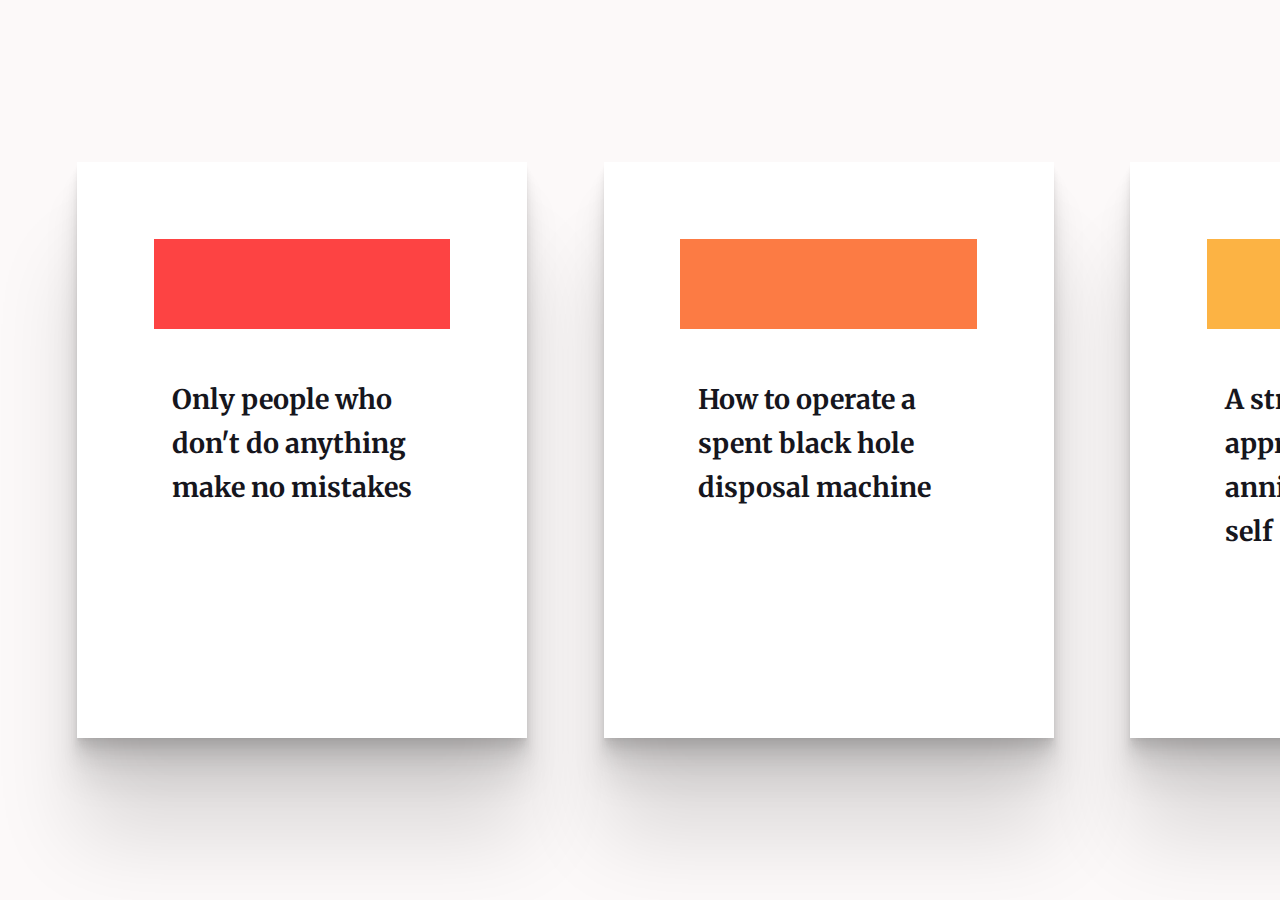
<file: index.html>
<!DOCTYPE html>
<html lang="en-GB">

<head>
  <meta charset="UTF-8">
  <meta http-equiv="X-UA-Compatible" content="IE=edge">
  <meta name="viewport" content="width=device-width, initial-scale=1.0">
  <title>Notive Art</title>
  <link rel="icon" type="image/svg+xml" href="/assets/img/favicon.svg">
  <link rel="preconnect" href="https://fonts.gstatic.com">
  <link rel="stylesheet" href="https://fonts.googleapis.com/css2?family=Merriweather:ital,wght@0,400;0,700;1,400&family=Open+Sans+Condensed:wght@700&display=swap">
  <link rel="stylesheet" href="/assets/css/styles.css">
</head>

<body>
  <main class="catalog">
    <div class="card">
      <div class="card-swatch">
      </div>
      <h2 class="card-title">Only people who don't do anything make no mistakes</h2>
    </div>
    <div class="card">
      <div class="card-swatch">
      </div>
      <h2 class="card-title">How to operate a spent black hole disposal machine</h2>
    </div>
    <div class="card">
      <div class="card-swatch">
      </div>
      <h2 class="card-title">A structured approach to total annihiliation of the self</h2>
    </div>
    <div class="card">
      <div class="card-swatch">
      </div>
      <h2 class="card-title">One day soon it will start snowing and never stop</h2>
    </div>
    <div class="card">
      <div class="card-swatch">
      </div>
      <h2 class="card-title">The seeds of the future take root in the past</h2>
    </div>
  </main>
</body>

</html>
</file>
<file: assets/css/styles.css>
@keyframes palette {
  0% {background-color: #fd4343;}
  5% {background-color: #fc7b44;}
  10% {background-color: #fcb344;}
  15% {background-color: #fcea44;}
  20% {background-color: #d8fc44;}
  25% {background-color: #a0fc44;}
  30% {background-color: #69fc44;}
  35% {background-color: #44fc57;}
  40% {background-color: #44fc8e;}
  45% {background-color: #44fcc5;}
  50% {background-color: #44fcfc;}
  55% {background-color: #44c5fc;}
  60% {background-color: #448efc;}
  65% {background-color: #4457fc;}
  70% {background-color: #6944fc;}
  75% {background-color: #a044fc;}
  80% {background-color: #d844fc;}
  85% {background-color: #fc44ea;}
  90% {background-color: #fc44b3;}
  95% {background-color: #fc447b;}
  100% {background-color: #fd4343;}
}

@keyframes colour {
  0% {color: #fd4343;}
  5% {color: #fc7b44;}
  10% {color: #fcb344;}
  15% {color: #fcea44;}
  20% {color: #d8fc44;}
  25% {color: #a0fc44;}
  30% {color: #69fc44;}
  35% {color: #44fc57;}
  40% {color: #44fc8e;}
  45% {color: #44fcc5;}
  50% {color: #44fcfc;}
  55% {color: #44c5fc;}
  60% {color: #448efc;}
  65% {color: #4457fc;}
  70% {color: #6944fc;}
  75% {color: #a044fc;}
  80% {color: #d844fc;}
  85% {color: #fc44ea;}
  90% {color: #fc44b3;}
  95% {color: #fc447b;}
  100% {color: #fd4343;}
}

:root {
  --gap: 6vw;
  --eigengrau: #16161d;
  --highlight: #A7C750;
  --paper: rgb(252, 249, 249);
  --sans: 'Open Sans Condensed', sans-serif;
  --serif: 'Merriweather', Georgia, Times, Times New Roman, serif;
  --white: #fff;

  --color01: #fd4343;
  --color02: #fc7b44;
  --color03: #fcb344;
  --color04: #fcea44;
  --color05: #d8fc44;
  --color06: #a0fc44;
  --color07: #69fc44;
  --color08: #44fc57;
  --color09: #44fc8e;
  --color10: #44fcc5;
  --color11: #44fcfc;
  --color12: #44c5fc;
  --color13: #448efc;
  --color14: #4457fc;
  --color15: #6944fc;
  --color16: #a044fc;
  --color17: #d844fc;
  --color18: #fc44ea;
  --color19: #fc44b3;
  --color20: #fc447b;
}

::selection {
  background: var(--highlight);
  color: var(--white);
}

/* Elements
############################## */

html {
  -webkit-box-sizing: border-box;
  box-sizing: border-box;
  line-height: 1.125;
  -ms-text-size-adjust: 100%;
  -webkit-text-size-adjust: 100%;
}

html:focus-within {
  scroll-behavior: smooth;
}

*,
::after,
::before {
  -webkit-box-sizing: inherit;
  box-sizing: inherit;
}

body {
  background: var(--paper);
  color: var(--eigengrau);
  font-family: var(--serif);
  line-height: 1.625;
  margin: 0;
  position: relative;
}

canvas,
main {
  display: block;
}

a,
a:visited {
  background-color: transparent;
  opacity: 1;
  text-decoration: none;
  transition: opacity 0.3s, drop-shadow 0.3s;
}

a:hover,
a:active,
a:focus {
  opacity: 0.8;
}

h1 {
  font-family: var(--sans);
  font-size: 2rem;
  font-weight: 700;
  margin: 0 0 0.5rem;
}

hr {
  border: 0;
  border-top: 1px solid var(--eigengrau);
  display: block;
  height: 1px;
  margin: 1em 0;
  padding: 0;
}

img {
  height: auto;
  max-width: 100%;
}

table {
	border-collapse: collapse;
	border-spacing: 0;
}

ul {
  list-style: none;
  margin: 0;
  padding: 0;
}

/* Home
############################## */

.catalog {
  display: grid;
  grid-template-columns: repeat(7, minmax(50vh, 1fr));
  gap: var(--gap);
  place-items: center;
  min-height: 100vh;
  padding: 0 var(--gap);
  overflow-y: hidden;
}

.card {
  box-shadow:
  0 2.8px 2.2px rgba(0, 0, 0, 0.034),
  0 6.7px 5.3px rgba(0, 0, 0, 0.048),
  0 12.5px 10px rgba(0, 0, 0, 0.06),
  0 22.3px 17.9px rgba(0, 0, 0, 0.072),
  0 41.8px 33.4px rgba(0, 0, 0, 0.086),
  0 100px 80px rgba(0, 0, 0, 0.12);
  background: var(--white);
  padding: var(--gap);
  min-height: 64vh;
}

.card-title {
  font-size: 3vh;
  padding: 3vh 2vh 0;
}

.card-swatch {
  height: 10vh;
}

.card:nth-of-type(1) .card-swatch {
  background: var(--color01);
}

.card:nth-of-type(2) .card-swatch {
  background: var(--color02);
}

.card:nth-of-type(3) .card-swatch {
  background: var(--color03);
}

.card:nth-of-type(4) .card-swatch {
  background: var(--color04);
}

.card:nth-of-type(5) .card-swatch {
  background: var(--color05);
}

.card:nth-of-type(6) .card-swatch {
  background: var(--color06);
}

.card:nth-of-type(7) .card-swatch {
  background: var(--color07);
}

.card:nth-of-type(8) .card-swatch {
  background: var(--color08);
}

.card:nth-of-type(9) .card-swatch {
  background: var(--color09);
}

.card:nth-of-type(10) .card-swatch {
  background: var(--color10);
}
</file>
